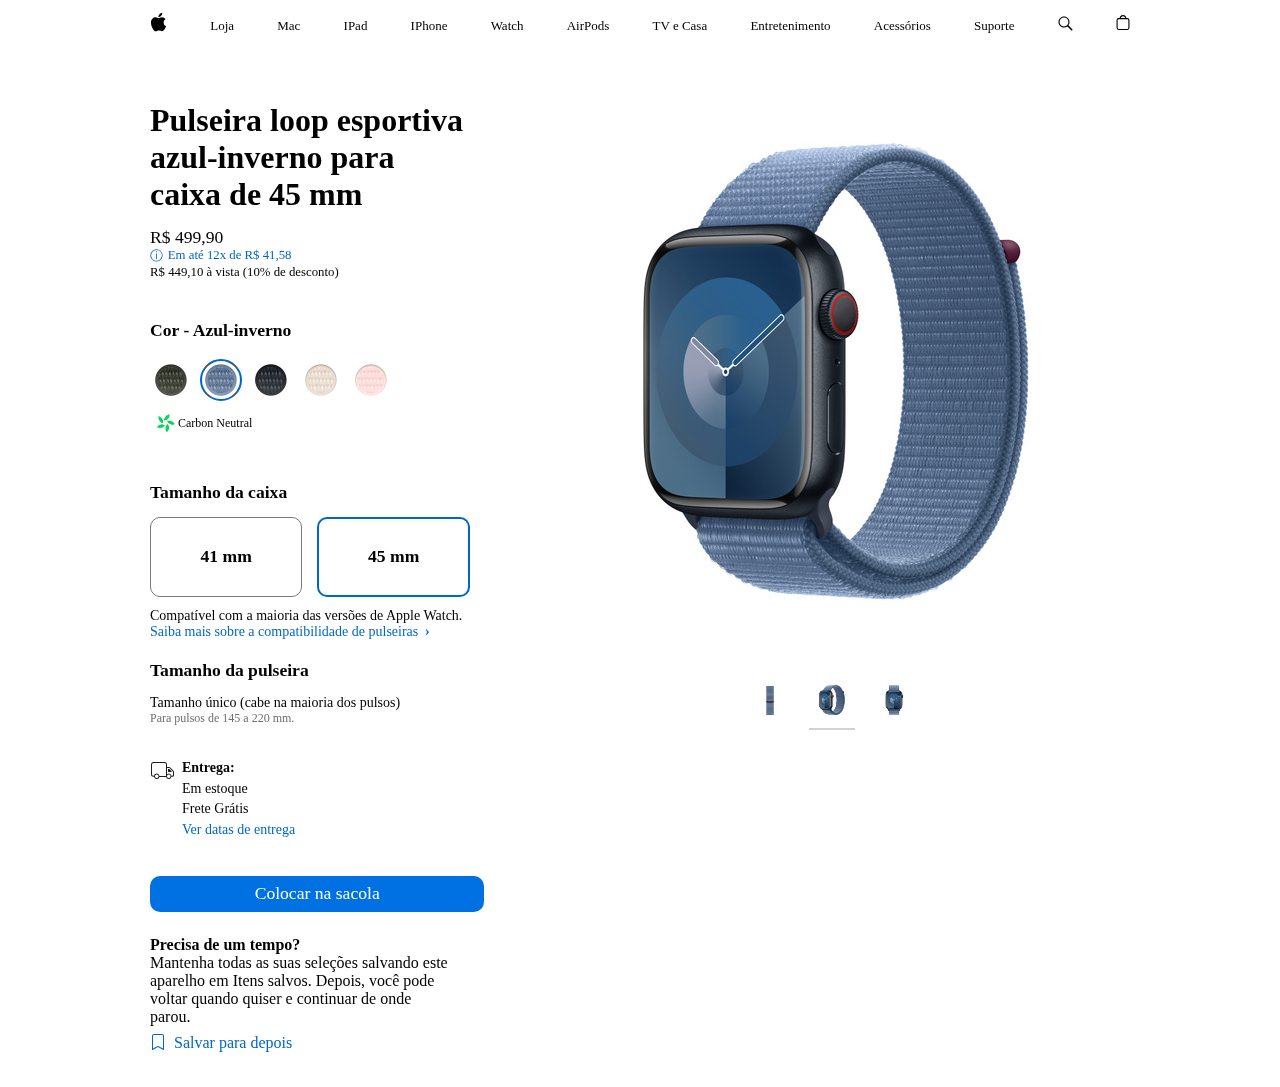
<file: projeto02/index.html>
<!DOCTYPE html>
<html lang="en">
  <head>
    <meta charset="UTF-8" />
    <meta name="viewport" content="width=device-width, initial-scale=1.0" />
    <title>Hashtag Watch</title>
    <link rel="stylesheet" href="./style.css" />
  </head>
  <body>
    <nav>
      <ul>
        <li>
          <svg
            height="48"
            viewBox="0 0 17 48"
            width="17"
            xmlns="http://www.w3.org/2000/svg">
            <path
              d="m15.5752 19.0792a4.2055 4.2055 0 0 0 -2.01 3.5376 4.0931 4.0931 0 0 0 2.4908 3.7542 9.7779 9.7779 0 0 1 -1.2755 2.6351c-.7941 1.1431-1.6244 2.2862-2.8878 2.2862s-1.5883-.734-3.0443-.734c-1.42 0-1.9252.7581-3.08.7581s-1.9611-1.0589-2.8876-2.3584a11.3987 11.3987 0 0 1 -1.9373-6.1487c0-3.61 2.3464-5.523 4.6566-5.523 1.2274 0 2.25.8062 3.02.8062.734 0 1.8771-.8543 3.2729-.8543a4.3778 4.3778 0 0 1 3.6822 1.841zm-6.8586-2.0456a1.3865 1.3865 0 0 1 -.2527-.024 1.6557 1.6557 0 0 1 -.0361-.337 4.0341 4.0341 0 0 1 1.0228-2.5148 4.1571 4.1571 0 0 1 2.7314-1.4078 1.7815 1.7815 0 0 1 .0361.373 4.1487 4.1487 0 0 1 -.9867 2.587 3.6039 3.6039 0 0 1 -2.5148 1.3236z"></path>
          </svg>
        </li>
        <li>Loja</li>
        <li>Mac</li>
        <li>IPad</li>
        <li>IPhone</li>
        <li>Watch</li>
        <li>AirPods</li>
        <li>TV e Casa</li>
        <li>Entretenimento</li>
        <li>Acessórios</li>
        <li>Suporte</li>
        <li>
          <svg
            xmlns="http://www.w3.org/2000/svg"
            width="15px"
            height="44px"
            viewBox="0 0 15 44">
            <path
              d="M14.298,27.202l-3.87-3.87c0.701-0.929,1.122-2.081,1.122-3.332c0-3.06-2.489-5.55-5.55-5.55c-3.06,0-5.55,2.49-5.55,5.55 c0,3.061,2.49,5.55,5.55,5.55c1.251,0,2.403-0.421,3.332-1.122l3.87,3.87c0.151,0.151,0.35,0.228,0.548,0.228 s0.396-0.076,0.548-0.228C14.601,27.995,14.601,27.505,14.298,27.202z M1.55,20c0-2.454,1.997-4.45,4.45-4.45 c2.454,0,4.45,1.997,4.45,4.45S8.454,24.45,6,24.45C3.546,24.45,1.55,22.454,1.55,20z"></path>
          </svg>
        </li>
        <li>
          <svg
            height="44"
            viewBox="0 0 14 44"
            width="14"
            xmlns="http://www.w3.org/2000/svg">
            <path
              d="m11.3535 16.0283h-1.0205a3.4229 3.4229 0 0 0 -3.333-2.9648 3.4229 3.4229 0 0 0 -3.333 2.9648h-1.02a2.1184 2.1184 0 0 0 -2.117 2.1162v7.7155a2.1186 2.1186 0 0 0 2.1162 2.1167h8.707a2.1186 2.1186 0 0 0 2.1168-2.1167v-7.7155a2.1184 2.1184 0 0 0 -2.1165-2.1162zm-4.3535-1.8652a2.3169 2.3169 0 0 1 2.2222 1.8652h-4.4444a2.3169 2.3169 0 0 1 2.2222-1.8652zm5.37 11.6969a1.0182 1.0182 0 0 1 -1.0166 1.0171h-8.7069a1.0182 1.0182 0 0 1 -1.0165-1.0171v-7.7155a1.0178 1.0178 0 0 1 1.0166-1.0166h8.707a1.0178 1.0178 0 0 1 1.0164 1.0166z"></path>
          </svg>
        </li>
      </ul>
    </nav>
    <main>
      <section id="produto">
        <div id="opcoes-produto">
          <h1 id="titulo-produto">Pulseira loop esportiva azul-inverno para caixa de 45 mm</h1>
          <div class="precos">
            <p id="preco">R$ 499,90</p>
            <span id="parcelas" class="link">
              <p>&#9432</p>
              <p>Em até 12x de R$ 41,58</p>
            </span>
            <p id="a-vista">R$ 449,10 à vista (10% de desconto)</p>
          </div>
          <div id="opcoes">
            <h2 id="nome-cor-selecionada">Cor - Azul-inverno</h2>
            <ul id="selecao-cores">
              <li><input type="radio" name="opcao-cor" id="0-cor"><label for="0-cor"><img src="./imagens/opcoes-cores/verde-cipreste.jpeg" alt="" srcset=""></label></li>
              <li><input type="radio" name="opcao-cor" id="1-cor" checked><label for="1-cor"><img src="./imagens/opcoes-cores/azul-inverno.jpeg" alt="" srcset=""></label></li>
              <li><input type="radio" name="opcao-cor" id="2-cor"><label for="2-cor"><img src="./imagens/opcoes-cores/meia-noite.jpeg" alt="" srcset=""></label></li>
              <li><input type="radio" name="opcao-cor" id="3-cor"><label for="3-cor"><img src="./imagens/opcoes-cores/estelar.jpeg" alt="" srcset=""></label></li>
              <li><input type="radio" name="opcao-cor" id="4-cor"><label for="4-cor"><img src="./imagens/opcoes-cores/rosa-claro.jpeg" alt="" srcset=""></label></li>
            </ul>
            <div id="selo-carbono">
              <img src="./imagens/outros-recursos/neutralidade-c.jpeg" alt="">
              <p>Carbon Neutral</p>
            </div>
            <div id="tamanho-caixa">
              <h2>Tamanho da caixa</h2>
              <div id="opcoes-tamanho">
                <input type="radio" name="opcao-tamanho" id="0-tamanho">
                <label for="0-tamanho">41 mm</label>
                <input type="radio" name="opcao-tamanho" id="1-tamanho" checked>
                <label for="1-tamanho">45 mm</label>
              </div>
              <div id='disclaimer'>
                <p>Compatível com a maioria das versões de Apple Watch.
                </p>
                <p id='saiba-mais' class="link">Saiba mais sobre a compatibilidade de pulseiras <b>&#8250;</b>
                </p>
              </div>
              <div id="info-extra">
                <h2>Tamanho da pulseira
                </h2>
                <p id="info-principal">Tamanho único (cabe na maioria dos pulsos)
                </p>
                <p id="info-secundaria">Para pulsos de 145 a 220 mm.
                </p>
              </div>
            </div>
            <div id="entrega">
              <div id="icone">
                <svg viewBox="0 0 25 25" class="as-svgicon as-svgicon-boxtruck as-svgicon-reduced as-svgicon-boxtruckreduced" role="img" aria-hidden="true" width="25px" height="25px"><path fill="none" d="M0 0h25v25H0z"></path><path fill="#1d1d1f" d="m23.482 12.847-2.92-3.209A1.947 1.947 0 0 0 18.985 9H17V6.495a2.5 2.5 0 0 0-2.5-2.5h-11a2.5 2.5 0 0 0-2.5 2.5v9.75a2.5 2.5 0 0 0 2.5 2.5h.548A2.746 2.746 0 0 0 6.75 21.02 2.618 2.618 0 0 0 9.422 19h6.681a2.744 2.744 0 0 0 5.347-.23h.735A1.656 1.656 0 0 0 24 16.98v-2.808a1.937 1.937 0 0 0-.518-1.325ZM8.426 18.745a1.74 1.74 0 0 1-3.352 0 1.577 1.577 0 0 1 .015-1 1.738 1.738 0 0 1 3.322 0 1.578 1.578 0 0 1 .015 1ZM9.447 18a2.726 2.726 0 0 0-5.394-.255H3.5a1.502 1.502 0 0 1-1.5-1.5v-9.75a1.502 1.502 0 0 1 1.5-1.5h11a1.502 1.502 0 0 1 1.5 1.5V18Zm10.972.77a1.738 1.738 0 0 1-3.337 0 1.573 1.573 0 0 1 0-1 1.742 1.742 0 1 1 3.337 1ZM23 16.98c0 .569-.229.79-.815.79h-.735A2.73 2.73 0 0 0 17 16.165V10h1.986a.976.976 0 0 1 .838.314l2.927 3.214a.95.95 0 0 1 .249.644Zm-1.324-3.36a.512.512 0 0 1 .174.38h-3.306a.499.499 0 0 1-.544-.528V11h1.073a.76.76 0 0 1 .594.268Z"></path></svg>
              </div>
              <div id="informacoes-entrega">
                <span>Entrega:</span>
                <p id="disponibilidade">Em estoque</p>
                <p id="valor-frete">Frete Grátis</p>
                <p id="tempo-entrega" class="link">Ver datas de entrega</p>
              </div>
            </div>
            <div id="comprar">
              <button id="adicionar-a-sacola">Colocar na sacola</button>
              <div id="comprar-depois">
                <span>Precisa de um tempo?</span>
                <p>Mantenha todas as suas seleções salvando este aparelho em Itens salvos. Depois, você pode voltar quando quiser e continuar de onde parou.</p>
                <p class="link" id="salvar-depois"><svg xmlns="http://www.w3.org/2000/svg" width="16" height="16" fill="currentColor" class="bi bi-bookmark" viewBox="0 0 16 16">
                  <path d="M2 2a2 2 0 0 1 2-2h8a2 2 0 0 1 2 2v13.5a.5.5 0 0 1-.777.416L8 13.101l-5.223 2.815A.5.5 0 0 1 2 15.5zm2-1a1 1 0 0 0-1 1v12.566l4.723-2.482a.5.5 0 0 1 .554 0L13 14.566V2a1 1 0 0 0-1-1z"/>
                </svg> Salvar para depois</p>
              </div>
            </div>
          </div>
        </div>
        <div id="visualizacao">
          <img src="./imagens/opcoes-cores/imagens-azul-inverno/imagem-1.jpeg" alt="" id="imagem-visualizacao">
          <ul id="selecionar-imagem">
            <li><input type="radio" name="opcao-imagem" id="0-imagem"><label for="0-imagem"><img src="./imagens/opcoes-cores/imagens-azul-inverno/imagem-0.jpeg" alt="" srcset="" id="0-imagem-miniatura"></label></li>
            <li><input type="radio" name="opcao-imagem" id="1-imagem" checked><label for="1-imagem"><img src="./imagens/opcoes-cores/imagens-azul-inverno/imagem-1.jpeg" alt="" srcset="" id="1-imagem-miniatura"></label></li>
            <li><input type="radio" name="opcao-imagem" id="2-imagem"><label for="2-imagem"><img src="./imagens/opcoes-cores/imagens-azul-inverno/imagem-2.jpeg" alt="" srcset="" id="2-imagem-miniatura"></label></li>
          </ul>
        </div>
      </section>
      <section id="carbon-neutral"></section>
      <section id="informacoes"></section>
      <section id="compatibilidade"></section>
      <section id="outros"></section>
    </main>
    <script src="app.js"></script>
  </body>
</html>
</file>
<file: projeto02/style.css>
@font-face {
  font-family: 'San Francisco';
  font-weight: 400;
  src: url('https://applesocial.s3.amazonaws.com/assets/styles/fonts/sanfrancisco/sanfranciscodisplay-regular-webfont.woff');
}

* {
  margin: 0;
  padding: 0;
  box-sizing: border-box;
  font-family: 'San Francisco';
  list-style-type: none;
}
:root {
  display: flex;
  flex-direction: column;
  align-items: center;
}

body {
  height: 100dvh;
}

nav {
  width: 61.25rem;
  & > ul {
    display: flex;
    width: 100%;
    justify-content: space-between;
    align-items: center;
    cursor: pointer;
    font-size: small;
  }
}

main {
  margin: 3.125rem auto;
  width: 61.25rem;
}

#produto {
  display: flex;
  & > #opcoes-produto {
    flex-grow: 0;
    flex-basis: 33.33333%;
  }
  & > #visualizacao {
    flex-grow: 0;
    flex-basis: 66.66666%;
  }
}

.link {
  color: #0066cc;
  cursor: pointer;
  &:hover {
    text-decoration: underline;
  }
}

#opcoes-produto {
  display: flex;
  flex-direction: column;
  & > h1 {
    width: 20rem;
    font-size: 2rem;
  }
}

.precos {
  margin: 0.875rem 0 0;
  padding: 0 0 0.625rem;
  font-size: 1.1rem;
  & > #parcelas {
    font-size: 0.8rem;
    color: #0066cc;
    display: flex;
    & :first-child {
      width: fit-content;
      margin-right: 0.3rem;
    }
    & p {
      width: fit-content;
    }
  }
  & #a-vista {
    font-size: 0.8rem;
  }
}

#opcoes {
  margin: 1.875rem 0 0;
  & h2 {
    font-size: 1.1rem;
  }
  & ul {
    display: flex;
    padding: 1.1rem 0 0 0;
    & li {
      margin: 0 0.5rem 0.5rem 0;
      & input {
        display: none;
      }
      & label {
        display: flex;
        justify-content: center;
        align-items: center;
        cursor: pointer;
        height: 2.625rem;
        width: 2.625rem;
        & > img {
          width: 2rem;
          mix-blend-mode: color;
        }
      }
      & input[type='radio']:checked + label {
        border-radius: 50%;
        border: 0.125rem solid #0066cc;
      }
    }
  }
}

#selo-carbono {
  display: flex;
  align-items: center;
  padding: 0.125rem 0 1rem 0.1875rem;
  & img {
    width: 1.5625rem;
  }
  & p {
    font-size: 0.75rem;
  }
}

#tamanho-caixa {
  margin-top: 1.875rem;
  & > div#opcoes-tamanho {
    display: flex;
    gap: 0.9375rem;
    & input {
      display: none;
    }
    & label {
      flex-basis: 50%;
      font-size: 1.1rem;
      font-weight: bold;
      height: 5rem;
      display: flex;
      justify-content: center;
      align-items: center;
      margin: 0.875rem 0 0;
      border: 0.00625rem solid #797979;
      border-radius: 0.625rem;
      cursor: pointer;
    }
    & input[type='radio']:checked + label {
      border: 0.125rem solid #0066cc;
    }
  }
}

#disclaimer {
  margin-top: 0.7rem;
  display: flex;
  flex-direction: column;
  font-size: 0.875rem;
  & > #saiba-mais {
    & > b {
      margin-left: 0.2rem;
    }
  }
}

#info-extra {
  padding-top: 1.25rem;
  display: flex;
  flex-direction: column;
  & > #info-principal {
    margin-top: 0.875rem;
    font-size: 0.875rem;
  }

  & > #info-secundaria {
    font-size: 0.75rem;
    color: #6e6e73;
  }
}

#entrega {
  padding: 2rem 0 0;
  font-size: 0.875rem;
  display: flex;
  position: relative;
  & > #icone {
    position: absolute;
    top: 2rem;
  }
  & #informacoes-entrega {
    line-height: 1.3rem;
    position: relative;
    left: 2rem;
    & > span {
      font-weight: bold;
    }
  }
}

#comprar {
  margin: 2.2rem 0;
  & > #adicionar-a-sacola {
    all: unset;
    cursor: pointer;
    width: 100%;
    text-align: center;
    font-size: 1.1rem;
    font-weight: 500;
    background-color: #0071e3;
    color: #fff;
    border-radius: 0.625rem;
    padding: 0.45rem;

    &:hover {
      background-color: #057bf1;
    }
  }
}

#comprar-depois {
  padding: 1.5rem 0 0;
  & > span {
    font-weight: bold;
  }
  & p {
    margin: 0 1.25rem 0 0;
  }
  & p:has(> svg) {
    display: flex;
    align-items: start;
    gap: 0.5rem;
    padding: 0.5rem 0 0;
  }
}

#visualizacao {
  margin: 0 0 0 5rem;
}

#selecionar-imagem {
  display: flex;
  justify-content: center;
  & li {
    padding: 0 1rem 0 0;
    & input {
      display: none;
    }
    & label > img {
      width: 2.875rem;
      padding: 0.25rem;
      padding-bottom: 0.5rem;
      cursor: pointer;
      border-bottom: 0.125rem solid hsla(0, 0%, 100%, 0);
      &:hover {
        border-color: #e8e8ed;
      }
    }
    & input[type='radio']:checked + label > img {
      border-color: #d2d2d6;
    }
  }
}

.caixa-pequena {
  transform: scale(0.9);
}
</file>
